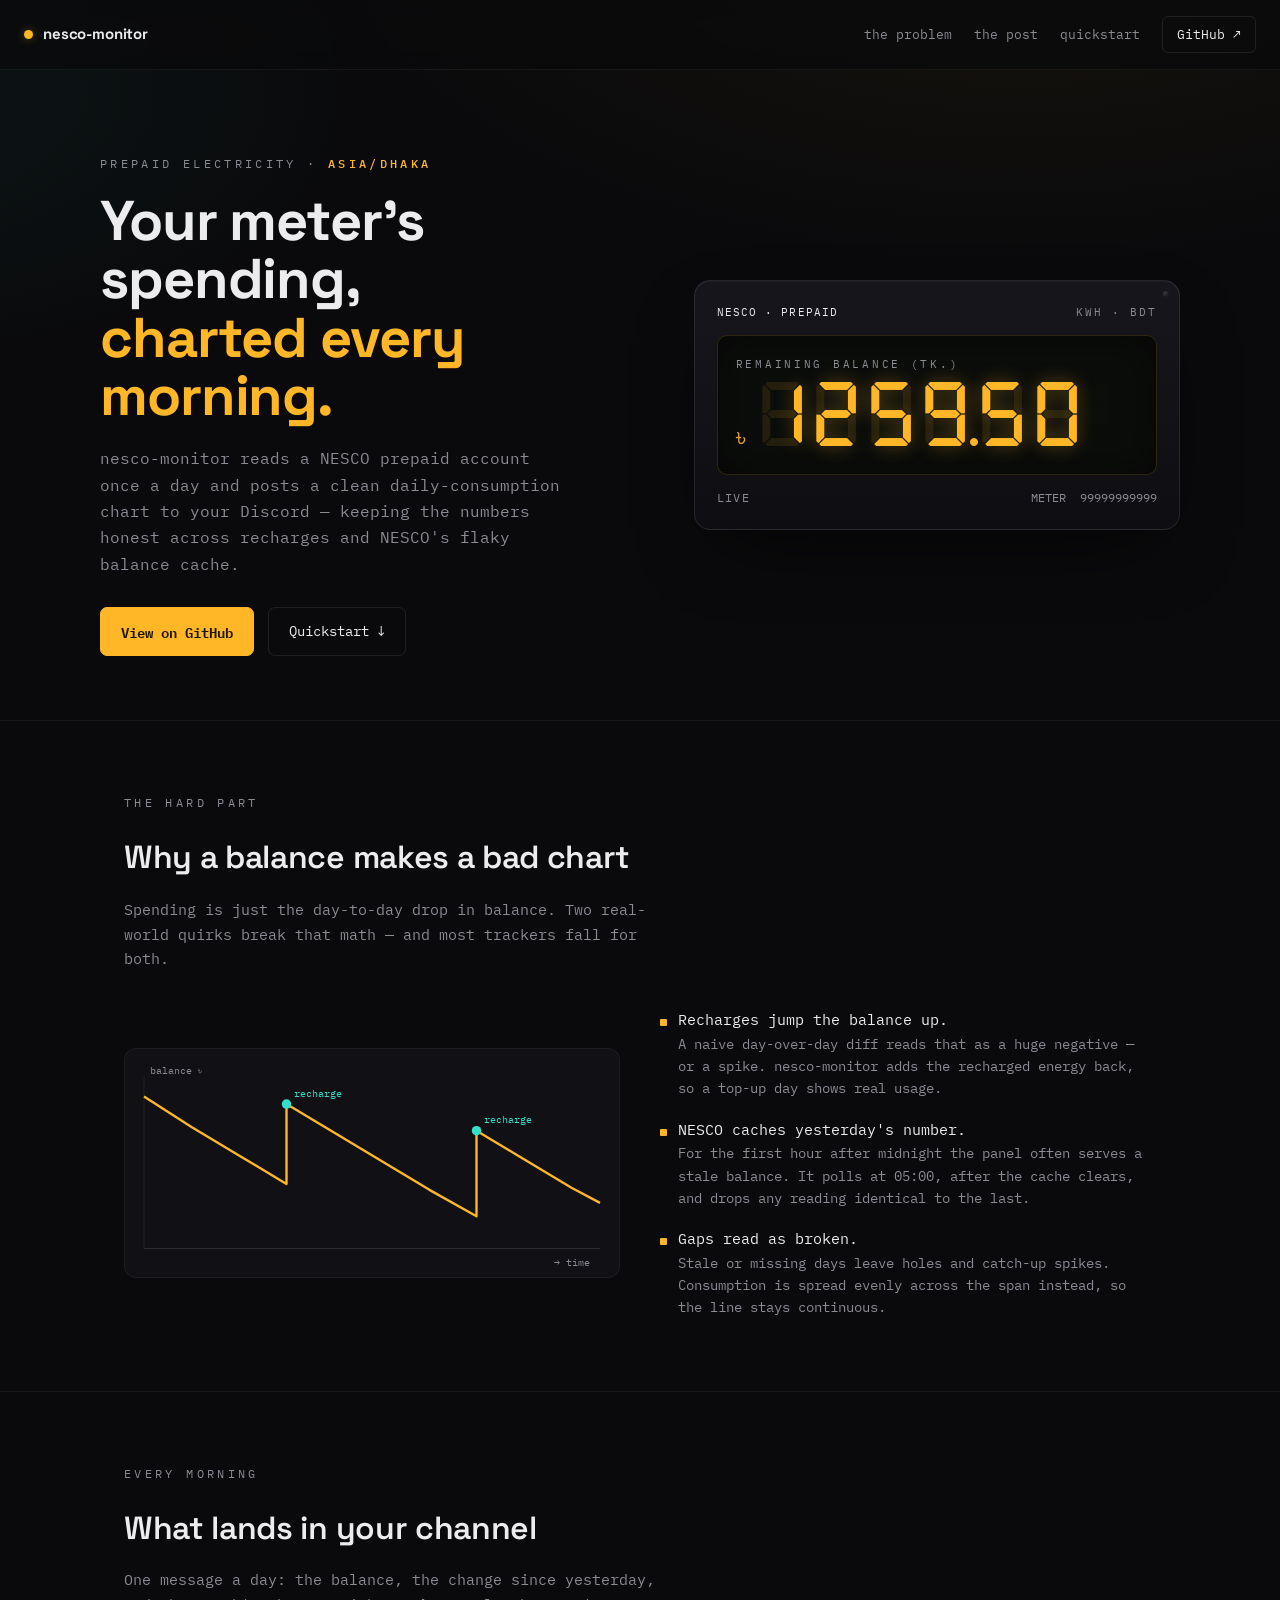
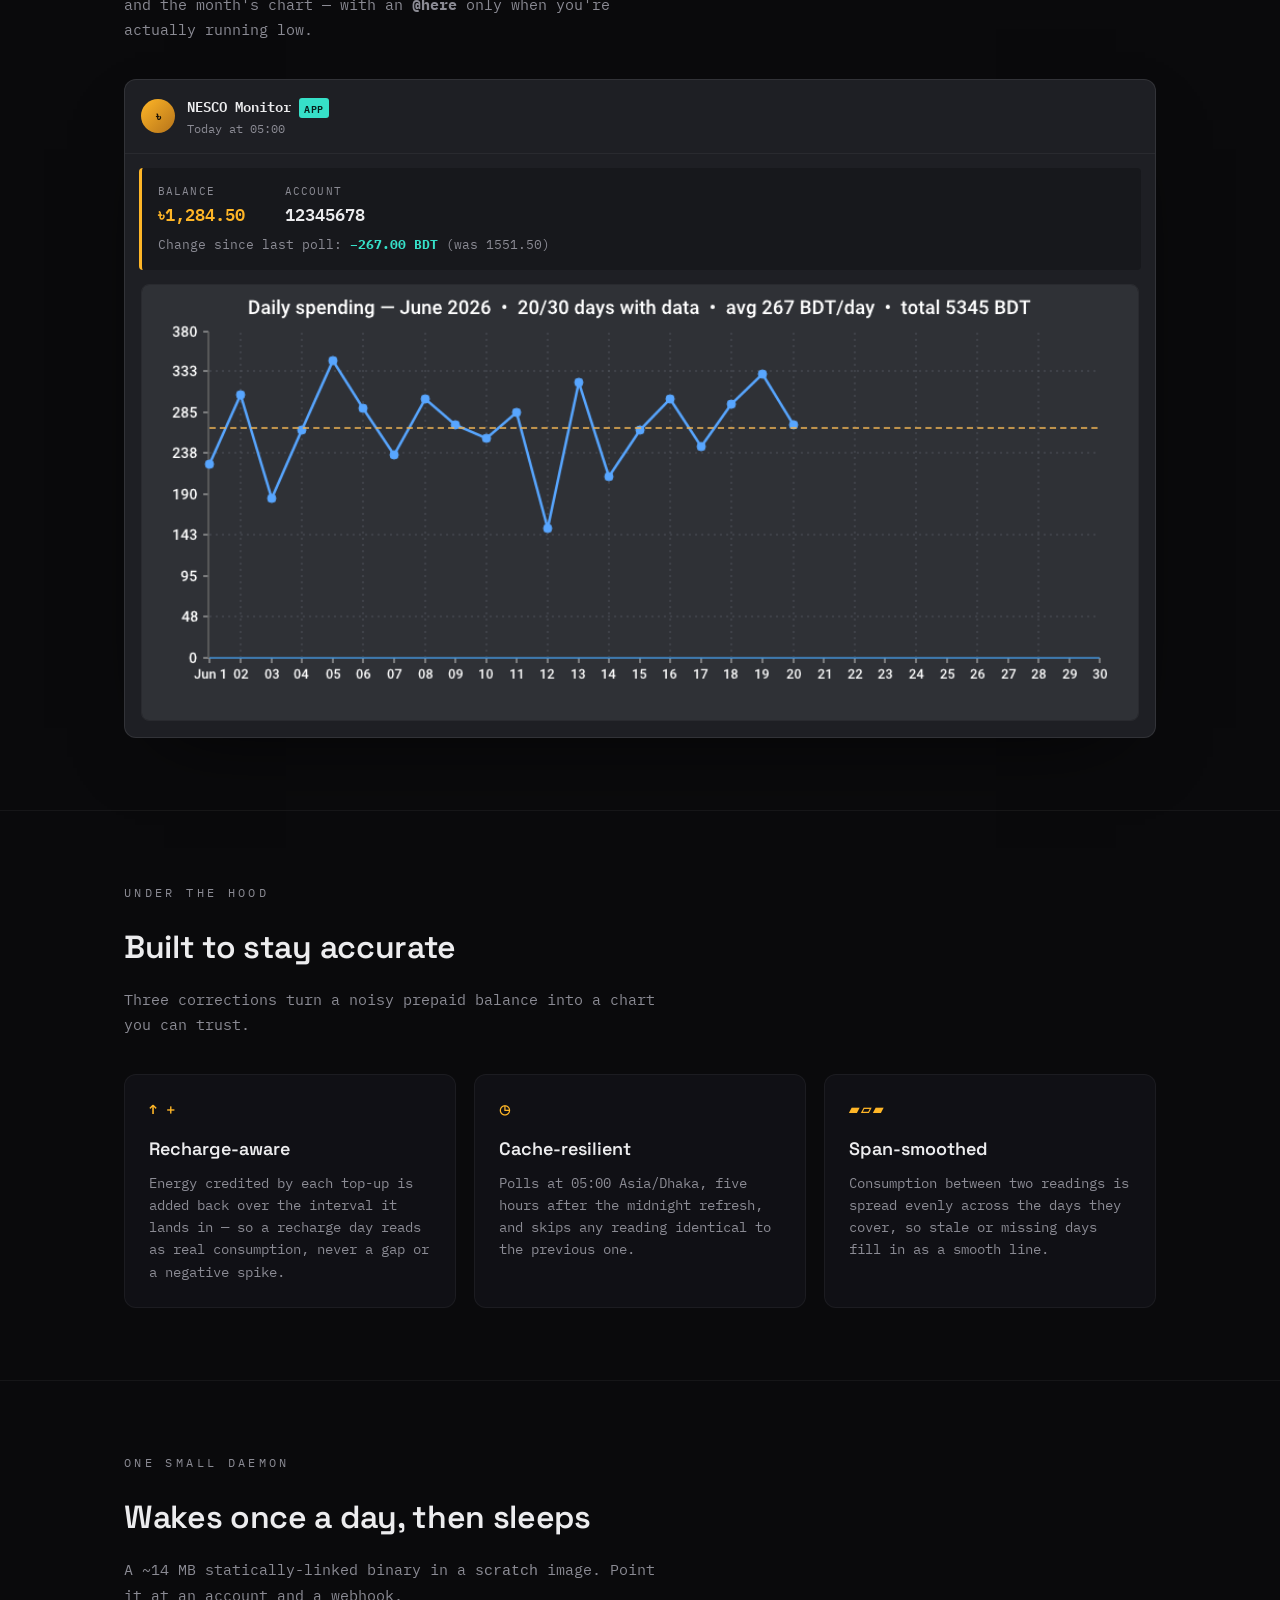
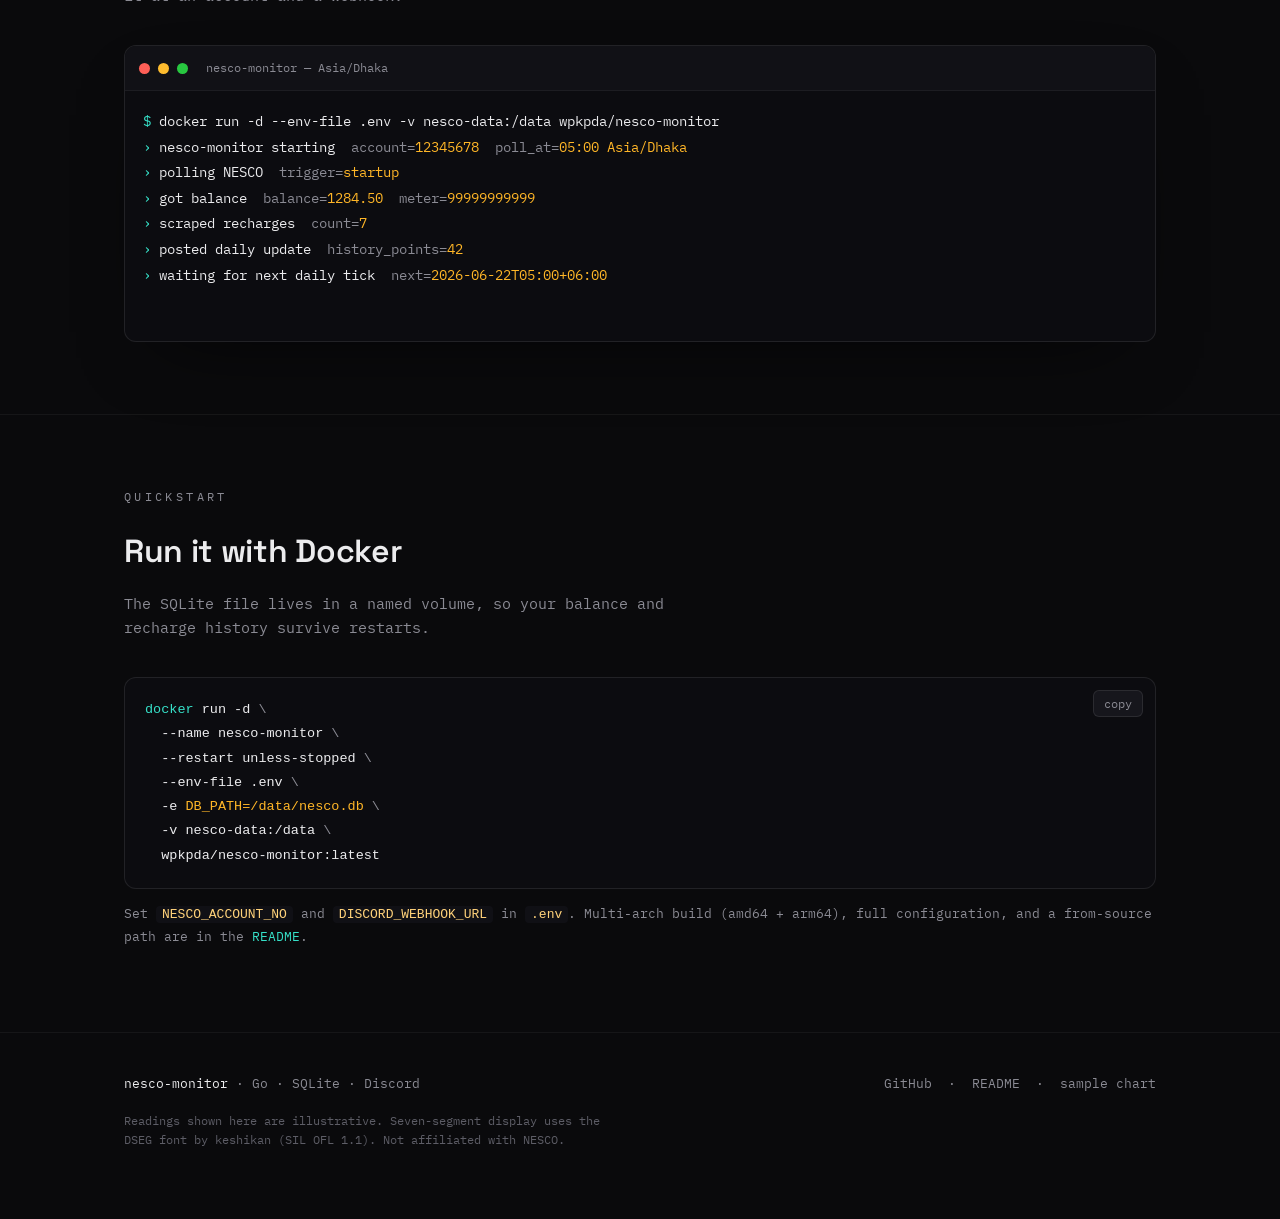
<file: docs/index.html>
<!doctype html>
<html lang="en">
<head>
<meta charset="utf-8" />
<meta name="viewport" content="width=device-width, initial-scale=1" />
<title>nesco-monitor — your prepaid meter's daily spending, in Discord</title>
<meta name="description" content="A Go daemon that reads a NESCO prepaid electricity account once a day and posts an accurate daily-consumption chart to Discord — staying correct across recharges and NESCO's balance cache." />
<meta name="theme-color" content="#0a0a0c" />
<meta property="og:title" content="nesco-monitor" />
<meta property="og:description" content="Your prepaid meter's daily spending, charted every morning in Discord." />
<meta property="og:type" content="website" />
<link rel="icon" href="data:image/svg+xml,%3Csvg xmlns='http://www.w3.org/2000/svg' viewBox='0 0 32 32'%3E%3Crect width='32' height='32' rx='6' fill='%230a0a0c'/%3E%3Cpath d='M17 4 8 18h6l-1 10 9-14h-6z' fill='%23ffb627'/%3E%3C/svg%3E" />
<link rel="preconnect" href="https://fonts.googleapis.com" />
<link rel="preconnect" href="https://fonts.gstatic.com" crossorigin />
<link href="https://fonts.googleapis.com/css2?family=IBM+Plex+Mono:wght@400;500;600&family=Space+Grotesk:wght@500;600;700&display=swap" rel="stylesheet" />
<link rel="stylesheet" href="assets/style.css" />
</head>
<body>

<nav class="nav">
  <a class="brand" href="#top"><span class="dot"></span> nesco-monitor</a>
  <div class="nav-links">
    <a href="#problem" class="lbl">the&nbsp;problem</a>
    <a href="#post" class="lbl">the&nbsp;post</a>
    <a href="#start" class="lbl">quickstart</a>
    <a href="https://github.com/i-rocky/nesco-monitor" class="ghbtn">GitHub ↗</a>
  </div>
</nav>

<header class="hero wrap" id="top">
  <div class="hero-grid">
    <div class="reveal in">
      <p class="eyebrow">Prepaid electricity · <b>Asia/Dhaka</b></p>
      <h1>Your meter's spending,<br><span class="hl">charted every morning.</span></h1>
      <p class="lead">
        nesco-monitor reads a NESCO prepaid account once a day and posts a clean
        daily-consumption chart to your Discord — keeping the numbers honest across
        recharges and NESCO's flaky balance cache.
      </p>
      <div class="cta">
        <a class="btn primary" href="https://github.com/i-rocky/nesco-monitor">View on GitHub</a>
        <a class="btn ghost" href="#start">Quickstart ↓</a>
      </div>
    </div>

    <!-- signature: a live prepaid-meter readout -->
    <div class="meter reveal in" aria-hidden="true">
      <div class="meter-top">
        <span class="meter-brand">NESCO · PREPAID</span>
        <span>kWh · BDT</span>
      </div>
      <div class="lcd" id="lcd">
        <div class="lcd-label">Remaining balance (Tk.)</div>
        <div class="readout">
          <span class="taka">৳</span>
          <span class="lcd-digits">
            <span class="dseg lcd-ghost">8888.88</span>
            <span class="dseg lcd-value" id="lcdValue">1284.50</span>
          </span>
        </div>
        <div class="flash" id="meterFlash"></div>
      </div>
      <div class="meter-bottom">
        <span class="status" id="meterStatus"><span class="led" id="meterLed"></span> LIVE</span>
        <span>METER&nbsp; 99999999999</span>
      </div>
    </div>
  </div>
</header>

<section class="section" id="problem">
  <div class="wrap">
    <p class="eyebrow">The hard part</p>
    <h2 class="reveal">Why a balance makes a bad chart</h2>
    <p class="sub reveal">Spending is just the day-to-day drop in balance. Two real-world quirks break that math — and most trackers fall for both.</p>
    <div class="problem-grid">
      <svg class="saw reveal" viewBox="0 0 520 240" role="img" aria-label="Balance over a month: a sawtooth that declines daily and jumps up on each recharge.">
        <line x1="20" y1="210" x2="500" y2="210" stroke="rgba(255,255,255,0.12)" />
        <line x1="20" y1="30" x2="20" y2="210" stroke="rgba(255,255,255,0.08)" />
        <polyline fill="none" stroke="#ffb627" stroke-width="2.5" stroke-linejoin="round"
          points="20,50 70,82 120,112 170,142 170,58 220,88 270,118 320,148 370,176 370,86 420,116 470,146 500,162" />
        <circle cx="170" cy="58" r="5" fill="#36e0c8" />
        <circle cx="370" cy="86" r="5" fill="#36e0c8" />
        <text x="178" y="50" fill="#36e0c8" font-size="11" font-family="IBM Plex Mono, monospace">recharge</text>
        <text x="378" y="78" fill="#36e0c8" font-size="11" font-family="IBM Plex Mono, monospace">recharge</text>
        <text x="26" y="26" fill="#8b8b94" font-size="10" font-family="IBM Plex Mono, monospace">balance ৳</text>
        <text x="452" y="228" fill="#8b8b94" font-size="10" font-family="IBM Plex Mono, monospace">→ time</text>
      </svg>
      <ul class="problem-list">
        <li>Recharges jump the balance up.
          <span>A naive day-over-day diff reads that as a huge negative — or a spike. nesco-monitor adds the recharged energy back, so a top-up day shows real usage.</span>
        </li>
        <li>NESCO caches yesterday's number.
          <span>For the first hour after midnight the panel often serves a stale balance. It polls at 05:00, after the cache clears, and drops any reading identical to the last.</span>
        </li>
        <li>Gaps read as broken.
          <span>Stale or missing days leave holes and catch-up spikes. Consumption is spread evenly across the span instead, so the line stays continuous.</span>
        </li>
      </ul>
    </div>
  </div>
</section>

<section class="section" id="post">
  <div class="wrap">
    <p class="eyebrow">Every morning</p>
    <h2 class="reveal">What lands in your channel</h2>
    <p class="sub reveal">One message a day: the balance, the change since yesterday, and the month's chart — with an <b>@here</b> only when you're actually running low.</p>
    <div class="post reveal">
      <div class="post-head">
        <div class="avatar">৳</div>
        <div>
          <span class="post-name">NESCO Monitor<span class="bot">APP</span></span>
          <div class="post-time">Today at 05:00</div>
        </div>
      </div>
      <div class="embed">
        <div class="embed-row">
          <div><div class="embed-k">Balance</div><div class="embed-v amber">৳1,284.50</div></div>
          <div><div class="embed-k">Account</div><div class="embed-v">12345678</div></div>
        </div>
        <div class="embed-delta">Change since last poll: <b>−267.00 BDT</b> (was 1551.50)</div>
      </div>
      <img class="chart-img" src="assets/sample-chart.png" alt="Daily spending line chart for June, around 267 BDT per day on average." loading="lazy" />
    </div>
  </div>
</section>

<section class="section">
  <div class="wrap">
    <p class="eyebrow">Under the hood</p>
    <h2 class="reveal">Built to stay accurate</h2>
    <p class="sub reveal">Three corrections turn a noisy prepaid balance into a chart you can trust.</p>
    <div class="cards">
      <div class="card reveal"><div class="ic">↑ ＋</div><h3>Recharge-aware</h3><p>Energy credited by each top-up is added back over the interval it lands in — so a recharge day reads as real consumption, never a gap or a negative spike.</p></div>
      <div class="card reveal"><div class="ic">◷</div><h3>Cache-resilient</h3><p>Polls at 05:00 Asia/Dhaka, five hours after the midnight refresh, and skips any reading identical to the previous one.</p></div>
      <div class="card reveal"><div class="ic">▰▱▰</div><h3>Span-smoothed</h3><p>Consumption between two readings is spread evenly across the days they cover, so stale or missing days fill in as a smooth line.</p></div>
    </div>
  </div>
</section>

<section class="section">
  <div class="wrap">
    <p class="eyebrow">One small daemon</p>
    <h2 class="reveal">Wakes once a day, then sleeps</h2>
    <p class="sub reveal">A ~14&nbsp;MB statically-linked binary in a <code>scratch</code> image. Point it at an account and a webhook.</p>
    <div class="term reveal">
      <div class="term-bar"><span class="b r"></span><span class="b y"></span><span class="b g"></span><span class="t">nesco-monitor — Asia/Dhaka</span></div>
      <div class="term-body">
        <div class="ln"><span class="prompt">$</span> <span class="cmd" id="termCmd"></span><span class="cursor" id="termCursor"></span></div>
        <div id="termLog">
          <div class="ln"><span class="ok">›</span> nesco-monitor starting&nbsp; <span class="k">account=</span><span class="v">12345678</span>&nbsp; <span class="k">poll_at=</span><span class="v">05:00 Asia/Dhaka</span></div>
          <div class="ln"><span class="ok">›</span> polling NESCO&nbsp; <span class="k">trigger=</span><span class="v">startup</span></div>
          <div class="ln"><span class="ok">›</span> got balance&nbsp; <span class="k">balance=</span><span class="v">1284.50</span>&nbsp; <span class="k">meter=</span><span class="v">99999999999</span></div>
          <div class="ln"><span class="ok">›</span> scraped recharges&nbsp; <span class="k">count=</span><span class="v">7</span></div>
          <div class="ln"><span class="ok">›</span> posted daily update&nbsp; <span class="k">history_points=</span><span class="v">42</span></div>
          <div class="ln"><span class="ok">›</span> waiting for next daily tick&nbsp; <span class="k">next=</span><span class="v">2026-06-22T05:00+06:00</span></div>
        </div>
      </div>
    </div>
  </div>
</section>

<section class="section" id="start">
  <div class="wrap">
    <p class="eyebrow">Quickstart</p>
    <h2 class="reveal">Run it with Docker</h2>
    <p class="sub reveal">The SQLite file lives in a named volume, so your balance and recharge history survive restarts.</p>
    <div class="code reveal">
      <button class="copy" type="button">copy</button>
<pre><span class="cyan">docker</span> run -d <span class="fl">\</span>
  --name nesco-monitor <span class="fl">\</span>
  --restart unless-stopped <span class="fl">\</span>
  --env-file .env <span class="fl">\</span>
  -e <span class="amber">DB_PATH=/data/nesco.db</span> <span class="fl">\</span>
  -v nesco-data:/data <span class="fl">\</span>
  wpkpda/nesco-monitor:latest</pre>
    </div>
    <p class="note">Set <code>NESCO_ACCOUNT_NO</code> and <code>DISCORD_WEBHOOK_URL</code> in <code>.env</code>. Multi-arch build (amd64 + arm64), full configuration, and a from-source path are in the <a href="https://github.com/i-rocky/nesco-monitor#readme">README</a>.</p>
  </div>
</section>

<footer class="footer">
  <div class="wrap">
    <div class="row">
      <div><span style="color:var(--ink)">nesco-monitor</span> · Go · SQLite · Discord</div>
      <div>
        <a href="https://github.com/i-rocky/nesco-monitor">GitHub</a> &nbsp;·&nbsp;
        <a href="https://github.com/i-rocky/nesco-monitor#readme">README</a> &nbsp;·&nbsp;
        <a href="assets/sample-chart.png">sample chart</a>
      </div>
    </div>
    <p class="fine">Readings shown here are illustrative. Seven-segment display uses the DSEG font by keshikan (SIL OFL 1.1). Not affiliated with NESCO.</p>
  </div>
</footer>

<script src="assets/app.js"></script>
</body>
</html>
</file>
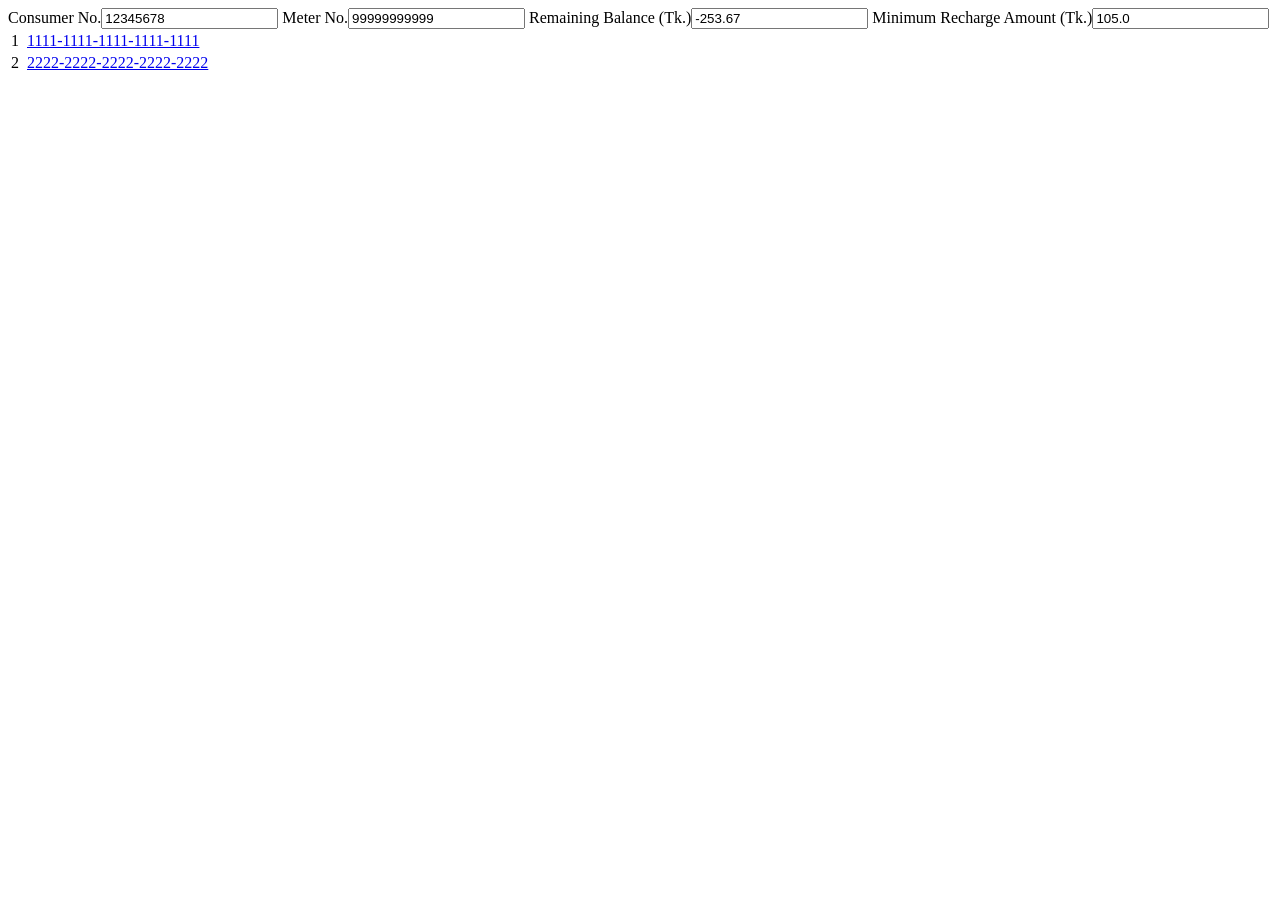
<file: testdata/panel_sample.html>
<html><head><meta name="csrf-token" content="testtoken"></head><body>
<label>Consumer No.</label><input value="12345678">
<label>Meter No.</label><input value="99999999999">
<label>Remaining Balance (Tk.)</label><input value="-253.67">
<label>Minimum Recharge Amount (Tk.)</label><input value="105.0">
<table>
<tr><td>1</td><td></td><td>
<a class='consumerRechargeData' id='consumerRechargeData'
   data-order='1000000000000000001'
   data-token='1111-1111-1111-1111-1111'
   data-purchaseamount='1914.24'
   data-totalamount='2000'
   data-purchasedate='21-JUN-2026 1:17 PM'
   href='#'>1111-1111-1111-1111-1111</a>
</td></tr>
<tr><td>2</td><td></td><td>
<a class='consumerRechargeData' id='consumerRechargeData'
   data-order='1000000000000000002'
   data-token='2222-2222-2222-2222-2222'
   data-purchaseamount='478.56'
   data-totalamount='500'
   data-purchasedate='19-JUN-2026 1:13 AM'
   href='#'>2222-2222-2222-2222-2222</a>
</td></tr>
</table>
</body></html>
</file>
<file: docs/assets/style.css>
/* ============================================================
   nesco-monitor — prepaid-meter instrument aesthetic
   Palette: amber readout at night, cyan recharge, red low-balance
   ============================================================ */

@font-face {
  font-family: "DSEG7";
  src: url("DSEG7Classic-Bold.woff2") format("woff2");
  font-weight: 700;
  font-display: swap;
}

:root {
  --bg:      #0a0a0c;
  --bg-2:    #101015;
  --panel:   #14141a;
  --amber:   #ffb627;
  --amber-2: #ffd27a;
  --cyan:    #36e0c8;
  --red:     #ff5468;
  --ink:     #ececee;
  --muted:   #8b8b94;
  --hair:    rgba(255, 255, 255, 0.09);
  --hair-2:  rgba(255, 255, 255, 0.05);
  --amber-glow: rgba(255, 182, 39, 0.35);

  --mono: "IBM Plex Mono", ui-monospace, "SF Mono", Menlo, monospace;
  --disp: "Space Grotesk", var(--mono);

  --maxw: 1080px;
}

* { box-sizing: border-box; }

html { scroll-behavior: smooth; }
@media (prefers-reduced-motion: reduce) {
  html { scroll-behavior: auto; }
}

body {
  margin: 0;
  background: var(--bg);
  color: var(--ink);
  font-family: var(--mono);
  font-size: 15px;
  line-height: 1.65;
  -webkit-font-smoothing: antialiased;
  text-rendering: optimizeLegibility;
  /* faint vertical "busbar" lines, like a meter's etched panel */
  background-image:
    radial-gradient(1200px 600px at 80% -10%, rgba(255,182,39,0.06), transparent 60%),
    radial-gradient(900px 500px at -10% 10%, rgba(54,224,200,0.05), transparent 55%);
  background-attachment: fixed;
}

a { color: var(--cyan); text-decoration: none; }
a:hover { text-decoration: underline; text-underline-offset: 3px; }

:focus-visible {
  outline: 2px solid var(--amber);
  outline-offset: 3px;
  border-radius: 2px;
}

.wrap { max-width: var(--maxw); margin: 0 auto; padding: 0 24px; }

.eyebrow {
  font-size: 12px;
  letter-spacing: 0.28em;
  text-transform: uppercase;
  color: var(--muted);
  margin: 0 0 18px;
}
.eyebrow b { color: var(--amber); font-weight: 500; }

/* ---------- nav ---------- */
.nav {
  position: sticky; top: 0; z-index: 50;
  display: flex; align-items: center; justify-content: space-between;
  padding: 16px 24px;
  background: rgba(10,10,12,0.72);
  backdrop-filter: blur(10px);
  border-bottom: 1px solid var(--hair-2);
}
.brand {
  display: flex; align-items: center; gap: 10px;
  font-family: var(--disp); font-weight: 700; letter-spacing: -0.01em;
  color: var(--ink);
}
.brand .dot {
  width: 9px; height: 9px; border-radius: 50%;
  background: var(--amber);
  box-shadow: 0 0 10px var(--amber-glow);
  animation: pulse 2.4s ease-in-out infinite;
}
.nav-links { display: flex; gap: 22px; align-items: center; font-size: 13px; }
.nav-links a { color: var(--muted); }
.nav-links a:hover { color: var(--ink); text-decoration: none; }
.nav-links .ghbtn {
  color: var(--ink);
  border: 1px solid var(--hair);
  padding: 7px 14px; border-radius: 6px;
}
.nav-links .ghbtn:hover { border-color: var(--amber); color: var(--amber); }

@keyframes pulse { 0%,100%{opacity:1;} 50%{opacity:0.35;} }
@media (prefers-reduced-motion: reduce) { .brand .dot { animation: none; } }

/* ---------- hero ---------- */
.hero { padding: 84px 0 64px; }
.hero-grid {
  display: grid; grid-template-columns: 1.05fr 0.95fr; gap: 56px; align-items: center;
}
.hero h1 {
  font-family: var(--disp);
  font-weight: 700;
  font-size: clamp(34px, 5vw, 56px);
  line-height: 1.04;
  letter-spacing: -0.02em;
  margin: 0 0 20px;
}
.hero h1 .hl { color: var(--amber); }
.hero p.lead {
  color: var(--muted);
  font-size: 16px;
  max-width: 46ch;
  margin: 0 0 30px;
}
.hero .cta { display: flex; gap: 14px; flex-wrap: wrap; }
.btn {
  font-family: var(--mono); font-size: 14px;
  padding: 12px 20px; border-radius: 7px; cursor: pointer;
  border: 1px solid var(--hair); background: transparent; color: var(--ink);
  transition: border-color .15s, color .15s, background .15s, transform .05s;
}
.btn:hover { text-decoration: none; }
.btn.primary {
  background: var(--amber); color: #1a1306; border-color: var(--amber); font-weight: 600;
}
.btn.primary:hover { background: var(--amber-2); border-color: var(--amber-2); }
.btn.ghost:hover { border-color: var(--cyan); color: var(--cyan); }
.btn:active { transform: translateY(1px); }

/* ---------- the meter device (signature) ---------- */
.meter {
  position: relative;
  background: linear-gradient(180deg, #16161c, #0e0e12);
  border: 1px solid var(--hair);
  border-radius: 16px;
  padding: 22px;
  box-shadow: 0 30px 80px -30px rgba(0,0,0,0.8), inset 0 1px 0 rgba(255,255,255,0.04);
}
.meter::before {
  /* mounting screws, top corners */
  content: ""; position: absolute; inset: 10px 10px auto auto;
  width: 6px; height: 6px; border-radius: 50%;
  background: radial-gradient(circle at 30% 30%, #3a3a42, #0c0c10);
  box-shadow: -calc(0px) 0 0 0 transparent;
}
.meter-top {
  display: flex; justify-content: space-between; align-items: center;
  font-size: 11px; letter-spacing: 0.18em; text-transform: uppercase; color: var(--muted);
  margin-bottom: 14px;
}
.meter-brand { color: var(--ink); letter-spacing: 0.1em; }

.lcd {
  position: relative;
  background: #0b0d0b;
  border: 1px solid rgba(255,182,39,0.14);
  border-radius: 10px;
  padding: 20px 18px 16px;
  overflow: hidden;
  box-shadow: inset 0 0 40px rgba(0,0,0,0.6);
}
.lcd::after {
  /* subtle LCD scanline sheen */
  content: ""; position: absolute; inset: 0; pointer-events: none;
  background: repeating-linear-gradient(180deg, rgba(255,255,255,0.025) 0 1px, transparent 1px 3px);
  mix-blend-mode: overlay;
}
.lcd-label {
  font-size: 10.5px; letter-spacing: 0.26em; text-transform: uppercase;
  color: var(--muted); margin-bottom: 8px;
}
.readout { position: relative; display: flex; align-items: baseline; gap: 10px; }
.taka { font-family: var(--mono); color: var(--amber); font-size: 26px; font-weight: 500; opacity: .9; }
.lcd-digits { position: relative; display: inline-block; text-align: right; }
.dseg {
  font-family: "DSEG7", var(--mono);
  font-size: clamp(40px, 7vw, 64px);
  line-height: 1;
  letter-spacing: 0.04em;
}
.lcd-ghost { position: relative; color: var(--amber); opacity: 0.10; }
.lcd-value { position: absolute; top: 0; right: 0; color: var(--amber); text-shadow: 0 0 18px var(--amber-glow); }
.lcd.is-low .lcd-value { color: var(--red); text-shadow: 0 0 18px rgba(255,84,104,0.4); }
.lcd.is-low .lcd-ghost { color: var(--red); }
.lcd.is-charge .lcd-value { color: var(--cyan); text-shadow: 0 0 22px rgba(54,224,200,0.5); }

.meter-bottom {
  display: flex; justify-content: space-between; align-items: center;
  margin-top: 14px; font-size: 11.5px; color: var(--muted);
}
.status { display: inline-flex; align-items: center; gap: 8px; letter-spacing: 0.12em; }
.led { width: 8px; height: 8px; border-radius: 50%; background: var(--cyan); box-shadow: 0 0 10px var(--cyan); }
.led.low { background: var(--red); box-shadow: 0 0 10px var(--red); }
.led.charge { background: var(--cyan); }
.status.low { color: var(--red); }
.status.charge { color: var(--cyan); }
.flash {
  position: absolute; inset: 0; display: grid; place-items: center;
  font-family: var(--disp); font-weight: 700; letter-spacing: 0.2em;
  color: var(--cyan); background: rgba(54,224,200,0.06);
  opacity: 0; pointer-events: none; font-size: 22px;
}
.flash.show { animation: flash 1.1s ease; }
@keyframes flash { 0%{opacity:0;} 15%{opacity:1;} 70%{opacity:1;} 100%{opacity:0;} }

/* ---------- generic section ---------- */
.section { padding: 72px 0; border-top: 1px solid var(--hair-2); }
.section h2 {
  font-family: var(--disp); font-weight: 600; letter-spacing: -0.01em;
  font-size: clamp(24px, 3.4vw, 32px); margin: 0 0 14px;
}
.section .sub { color: var(--muted); max-width: 60ch; margin: 0 0 36px; }

/* reveal on scroll */
.reveal { opacity: 0; transform: translateY(14px); transition: opacity .6s ease, transform .6s ease; }
.reveal.in { opacity: 1; transform: none; }
@media (prefers-reduced-motion: reduce) {
  .reveal { opacity: 1; transform: none; transition: none; }
}

/* ---------- problem / sawtooth ---------- */
.problem-grid { display: grid; grid-template-columns: 1fr 1fr; gap: 40px; align-items: center; }
.saw { width: 100%; height: auto; border: 1px solid var(--hair-2); border-radius: 12px; background: var(--bg-2); }
.problem-list { list-style: none; padding: 0; margin: 0; display: grid; gap: 18px; }
.problem-list li { padding-left: 18px; position: relative; color: var(--ink); }
.problem-list li::before { content: ""; position: absolute; left: 0; top: 11px; width: 7px; height: 7px; background: var(--amber); border-radius: 1px; }
.problem-list li span { color: var(--muted); display: block; font-size: 13.5px; }

/* ---------- discord card + chart ---------- */
.post {
  background: #1e1f24; border: 1px solid var(--hair); border-radius: 12px; overflow: hidden;
  box-shadow: 0 30px 80px -40px rgba(0,0,0,0.8);
}
.post-head { display: flex; align-items: center; gap: 12px; padding: 14px 16px; border-bottom: 1px solid var(--hair-2); }
.avatar { width: 34px; height: 34px; border-radius: 50%; background: linear-gradient(135deg, var(--amber), #b5731a); display: grid; place-items: center; color: #1a1306; font-weight: 700; font-size: 13px; }
.post-name { font-weight: 600; color: var(--ink); font-size: 14px; }
.post-name .bot { font-size: 10px; background: var(--cyan); color: #06201c; padding: 1px 5px; border-radius: 3px; margin-left: 8px; letter-spacing: .05em; vertical-align: middle; }
.post-time { color: var(--muted); font-size: 12px; margin-left: auto; }
.embed { padding: 14px 16px; border-left: 3px solid var(--amber); margin: 14px; background: #17181c; border-radius: 4px; }
.embed-row { display: flex; gap: 40px; margin-bottom: 6px; }
.embed-k { font-size: 11px; color: var(--muted); text-transform: uppercase; letter-spacing: .1em; }
.embed-v { font-size: 17px; color: var(--ink); font-weight: 600; }
.embed-v.amber { color: var(--amber); }
.embed-delta { color: var(--muted); font-size: 13px; margin-top: 4px; }
.embed-delta b { color: var(--cyan); }
.chart-img { display: block; width: 100%; height: auto; border-radius: 8px; margin: 8px 16px 16px; width: calc(100% - 32px); border: 1px solid var(--hair-2); }

/* ---------- feature cards ---------- */
.cards { display: grid; grid-template-columns: repeat(3, 1fr); gap: 18px; }
.card {
  background: var(--bg-2); border: 1px solid var(--hair-2); border-radius: 12px; padding: 24px;
  transition: border-color .2s, transform .2s;
}
.card:hover { border-color: var(--hair); transform: translateY(-3px); }
.card .ic { font-family: var(--disp); font-weight: 700; color: var(--amber); font-size: 13px; letter-spacing: .14em; margin-bottom: 14px; }
.card h3 { font-family: var(--disp); font-size: 18px; margin: 0 0 8px; font-weight: 600; }
.card p { color: var(--muted); font-size: 13.5px; margin: 0; }

/* ---------- terminal ---------- */
.term {
  background: #0c0c10; border: 1px solid var(--hair); border-radius: 12px; overflow: hidden;
  box-shadow: 0 30px 80px -40px rgba(0,0,0,0.8);
}
.term-bar { display: flex; align-items: center; gap: 8px; padding: 12px 14px; border-bottom: 1px solid var(--hair-2); background: #111116; }
.term-bar .b { width: 11px; height: 11px; border-radius: 50%; }
.term-bar .b.r { background: #ff5f57; } .term-bar .b.y { background: #febc2e; } .term-bar .b.g { background: #28c840; }
.term-bar .t { margin-left: 10px; color: var(--muted); font-size: 12px; }
.term-body { padding: 18px 18px 22px; font-size: 13.5px; line-height: 1.9; min-height: 250px; }
.term-body .ln { white-space: pre-wrap; }
.term-body .prompt { color: var(--cyan); }
.term-body .cmd { color: var(--ink); }
.term-body .k { color: var(--muted); }
.term-body .v { color: var(--amber); }
.term-body .ok { color: var(--cyan); }
.term-body .cursor { display: inline-block; width: 9px; height: 1.05em; background: var(--amber); vertical-align: text-bottom; animation: blink 1s steps(2) infinite; }
@keyframes blink { 50% { opacity: 0; } }
@media (prefers-reduced-motion: reduce) { .term-body .cursor { animation: none; } }

/* ---------- quickstart ---------- */
.code {
  position: relative; background: #0c0c10; border: 1px solid var(--hair); border-radius: 12px;
  padding: 20px 20px; overflow-x: auto;
}
.code pre { margin: 0; font-size: 13.5px; line-height: 1.8; color: var(--ink); }
.code .fl { color: var(--muted); }
.code .cyan { color: var(--cyan); }
.code .amber { color: var(--amber); }
.copy {
  position: absolute; top: 12px; right: 12px; font-family: var(--mono); font-size: 12px;
  color: var(--muted); background: #16161c; border: 1px solid var(--hair); border-radius: 6px; padding: 5px 10px; cursor: pointer;
}
.copy:hover { color: var(--amber); border-color: var(--amber); }
.note { color: var(--muted); font-size: 13px; margin-top: 14px; }
.note code { color: var(--amber-2); background: var(--bg-2); padding: 1px 6px; border-radius: 4px; }

/* ---------- footer ---------- */
.footer { border-top: 1px solid var(--hair-2); padding: 40px 0 60px; color: var(--muted); font-size: 13px; }
.footer .row { display: flex; justify-content: space-between; gap: 20px; flex-wrap: wrap; }
.footer a { color: var(--muted); } .footer a:hover { color: var(--ink); }
.footer .fine { margin-top: 18px; font-size: 11.5px; color: #5d5d66; max-width: 70ch; }

/* ---------- responsive ---------- */
@media (max-width: 860px) {
  .hero-grid, .problem-grid { grid-template-columns: 1fr; gap: 40px; }
  .cards { grid-template-columns: 1fr; }
  .hero { padding: 56px 0 40px; }
  .nav-links .lbl { display: none; }
}
</file>
